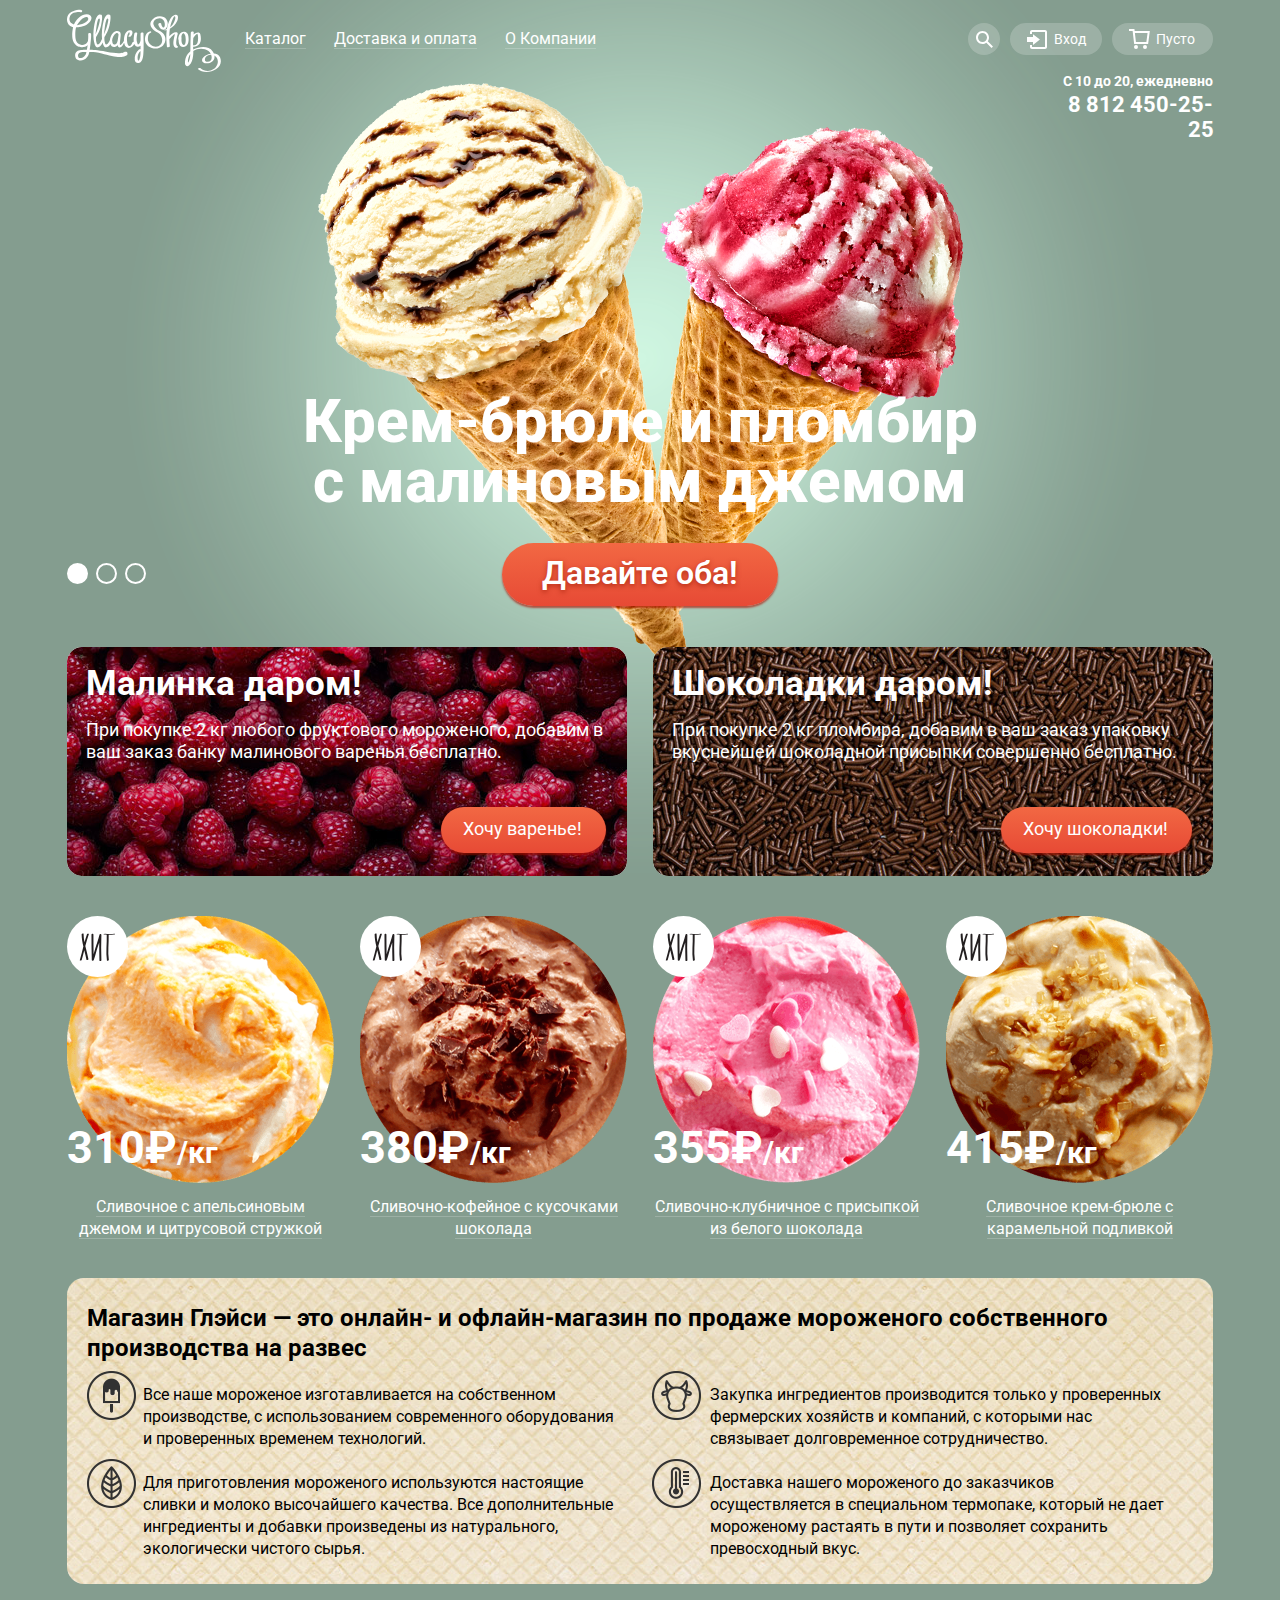
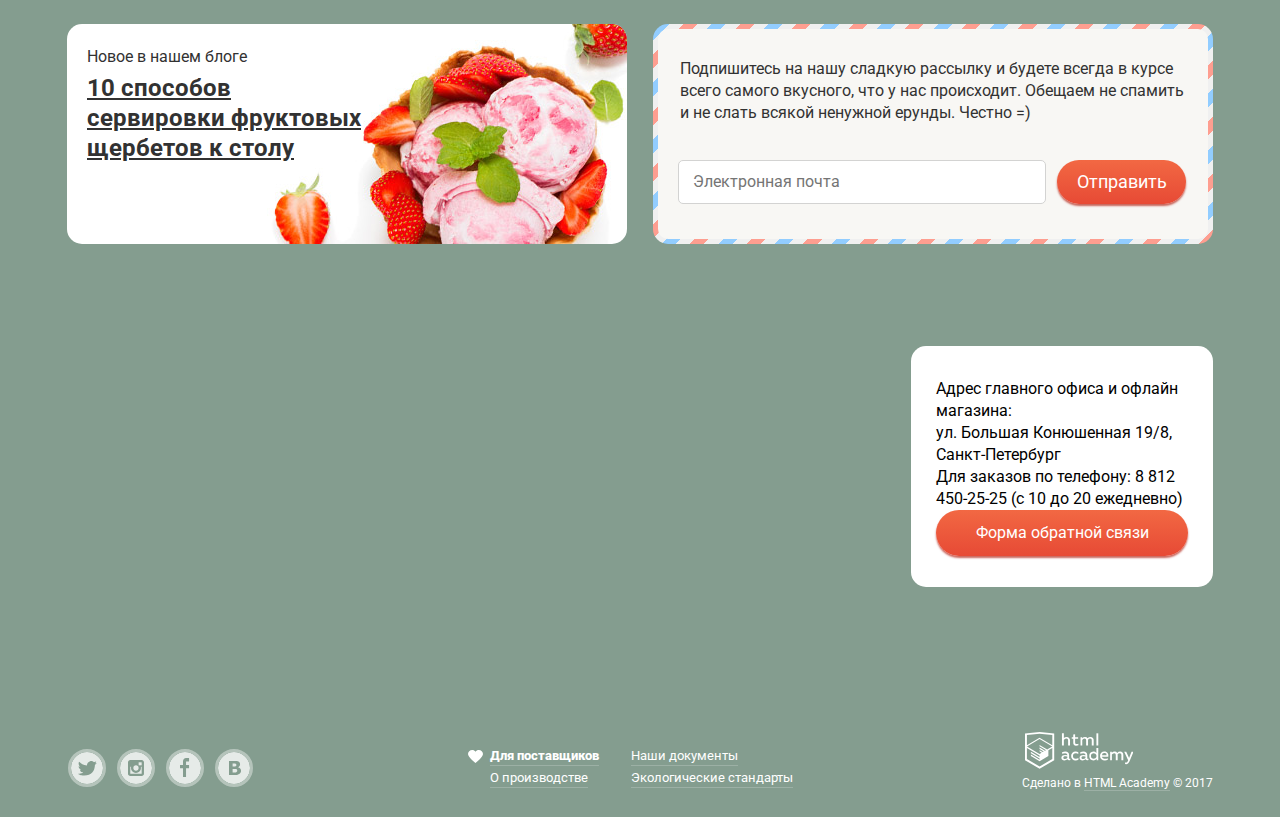
<file: index.html>
<!DOCTYPE html>
<html lang="ru">
   <head>
     <meta charset="utf-8">
     <title>HTML Academy: Седона</title>
     <link href="css/normalize.css" rel="stylesheet">
     <link href="css/style.css" rel="stylesheet">
     <link href="https://fonts.googleapis.com/css?family=Roboto:700,900,500&subset=latin,cyrillic" rel="stylesheet">
   </head>

   <body>
     <input class="totally-hidden" type="radio" id="product-1" name="toggle" checked>
     <input class="totally-hidden" type="radio" id="product-2" name="toggle">
     <input class="totally-hidden" type="radio" id="product-3" name="toggle">
     <div class="slider-wrapper">
       <div class="wrapper">
         <!-- BEGIN HEADER -->
         <header class="main-header">
           <div class="main-header-logo">
             <img src="img/Logo.svg" width="154" height="64" alt="Логотип магазина мороженого Глейси">
           </div>
           <nav class="main-menu"> 
             <ul class="main-menu-item">
               <li class="navigation-button-catalog"><a href="catalog.html"><span>Каталог</span></a></li>
               <li class="navigation-button-pay"><a href="#"><span>Доставка и оплата</span></a></li>
               <li class="navigation-button-about"><a href="#"><span>О Компании</span></a></li>
             </ul>
           </nav>
           <ul class="header-serch-login-cart-menu">
             <li class="main-menu-serch">
               <a href="#" class="button navigation-button-search">
                 <span class="visually-hidden">Поиск</span>
                 <svg version="1.1" xmlns="http://www.w3.org/2000/svg" xmlns:xlink="http://www.w3.org/1999/xlink" x="0px" y="0px" width="17px" height="17px" viewBox="0 0 17 17" enable-background="new 0 0 17 17" xml:space="preserve"><g id="Layer_2"><path fill="#FFFFFF" d="M16.958,15.527L11.75,10.32C12.533,9.247,13,7.93,13,6.5C13,2.91,10.09,0,6.5,0S0,2.91,0,6.5S2.91,13,6.5,13c1.438,0,2.763-0.473,3.839-1.263l5.205,5.204L16.958,15.527z M6.5,11C4.019,11,2,8.981,2,6.5S4.019,2,6.5,2S11,4.019,11,6.5S8.981,11,6.5,11z"/></g></svg>
               </a>
             </li>
               <li class="main-menu-login">
                 <a href="#" class="button navigation-button-login">
                   <svg version="1.1" id="Layer_1" xmlns="http://www.w3.org/2000/svg" xmlns:xlink="http://www.w3.org/1999/xlink" x="0px" y="0px" width="21px" height="19px" viewBox="0 0 21 19" enable-background="new 0 0 21 19" xml:space="preserve"><g><polygon fill="#FFFFFF" points="6,14.875 12.917,9.5 6,4.125 6,7.042 -0.042,7.042 -0.042,11.959 6,11.959"/><path fill="#FFFFFF" d="M18,0H5C3.9,0,3,0.9,3,2v2h2V2h13v15H5v-2H3v2c0,1.1,0.9,2,2,2h13c1.1,0,2-0.9,2-2V2C20,0.9,19.1,0,18,0z"/></g></svg> 
                   <span>Вход</span>
                 </a>
               </li>
               <li class="main-menu-cart">
                 <a href="#" class="button navigation-button-cart">
                   <svg version="1.1" id="Layer_1" xmlns="http://www.w3.org/2000/svg" xmlns:xlink="http://www.w3.org/1999/xlink" x="0px" y="0px" width="21px" height="20px" viewBox="0 0 21 20" enable-background="new 0 0 21 20" xml:space="preserve"><g><path fill="#FFFFFF" d="M5.657,2.031L5.422,0H0v2h3.64l1.5,13h13.988l1.699-12.969H5.657z M17.372,13H6.922L5.888,4.031h12.66L17.372,13z"/><circle fill="#FFFFFF" cx="6.984" cy="18" r="2"/><circle fill="#FFFFFF" cx="15.984" cy="18" r="2"/></g></svg>
                   <span>Пусто</span>
                 </a>
               </li>
             </ul>
           </nav>
         </header>
         <!-- END HEADER -->
         
         <!-- BEGIN MAIN -->
         <main class="index-main">
           <h1 class="visually-hidden">Глейси - лучший магазин мороженного!</h1>
           <section class="main-picture-slider-block">
             <div class="slider-controls">
               <label for="product-1">Первый</label>
               <label for="product-2">Второй</label>
               <label for="product-3">Третий</label>
             </div>
             <div class="contacts">
               <p>С 10 до 20, ежедневно</p>
               <a href="tel:8 812 450-25-25">8 812 450-25-25</a>
             </div>
             <ul class="slider-list">
               <li class="slider-item slide" id="slide1">
                 <!-- <img src="img/background-slider-12.png" alt="Фото морженного" class="product-image-1"> -->
                 <h3 class="slide-title">Крем-брюле и пломбир с малиновым джемом</h3>
                 <a class="button slide-button" href="#">Давайте оба!</a>
               </li>
               <li class="slider-item slide" id="slide2">
                 <!-- <img src="img/background-slider-22.png" alt="Фото морженного" class="product-image-2"> -->
                 <h3 class="slide-title">Шоколадный пломбир и лимонный сорбет</h3>
                 <a class="button slide-button" href="#">Давайте оба!</a>
               </li>
               <li class="slider-item slide" id="slide3">
                 <!-- <img src="img/background-slider-33.png" alt="Фото морженного" class="product-image-3"> -->
                 <h3 class="slide-title">Пломбир с помадкой и клубничный щербет</h3>
                 <a class="button slide-button" href="#">Давайте оба!</a>
               </li>
             </ul>
           </section>
           
           <div class="proposition-blocks">
             <div class="proposition-block-left">
               <h3>Малинка даром!</h3>
               <p>При покупке 2 кг любого фруктового мороженого, добавим в ваш заказ банку малинового варенья бесплатно.</p>
               <a href="#" class="button button-proposition">Хочу варенье!</a>
             </div>
             <div class="proposition-block-right">
               <h3>Шоколадки даром!</h3>
               <p>При покупке 2 кг пломбира, добавим в ваш заказ упаковку вкуснейшей шоколадной присыпки совершенно бесплатно.</p>
               <a href="#" class="button button-proposition">Хочу шоколадки!</a>
             </div>
           </div>
           
  
           <div class="hits-block-container">
             <div class="catalog-item hits-items">
               <img src="img/hit-picture-item1.png" width="267" height="267" alt="Фото товара">
               <p class="item-price">310₽<span>/кг</span></p>
               <a href="#" class="catalog-item-description"><span>Сливочное с апельсиновым джемом и цитрусовой стружкой</span></a>
               <button class="button button-hits-quick-view" type="button">Быстрый просмотр</button>
             </div>
             <div class="catalog-item hits-items">
               <img src="img/hit-picture-item2.png" class="" width="267" height="267" alt="Фото товара">
               <p class="item-price">380₽<span>/кг</span></p>
               <a href="#" class="catalog-item-description"><span>Сливочно-кофейное с кусочками шоколада</span></a>
               <button class="button button-hits-quick-view" type="button">Быстрый просмотр</button>
             </div>
             <div class="catalog-item hits-items">
               <img src="img/hit-picture-item3.png" class="" width="267" height="267" alt="Фото товара">
               <p class="item-price">355₽<span>/кг</span></p>
               <a href="#" class="catalog-item-description"><span>Сливочно-клубничное с присыпкой из белого шоколада</span></a>
               <button class="button button-hits-quick-view" type="button">Быстрый просмотр</button>
             </div>
             <div class="catalog-item hits-items">
               <img src="img/hit-picture-item4.png" class="" width="267" height="267" alt="Фото товара">
               <p class="item-price">415₽<span>/кг</span></p>
               <a href="#" class="catalog-item-description"><span>Сливочное крем-брюле с карамельной подливкой</span></a>
               <button class="button button-hits-quick-view" type="button">Быстрый просмотр</button>
             </div>
           </div>
  
  
           <div class="about-block">
             <h3>Магазин Глэйси — это онлайн- и офлайн-магазин по продаже мороженого собственного производства на развес</h3>
             <div class="about-block-1-2">
               <p class="about-item-1">Все наше мороженое изготавливается на собственном производстве, с использованием современного оборудования и проверенных временем технологий.</p>
               <p class="about-item-2">Закупка ингредиентов  производится только у проверенных фермерских хозяйств и компаний, с которыми нас связывает долговременное сотрудничество.</p>
             </div>
             <div class="about-block-3-4">
               <p class="about-item-3">Для приготовления мороженого используются настоящие сливки и молоко высочайшего качества. Все дополнительные ингредиенты и добавки произведены из натурального, экологически чистого сырья.</p>
               <p class="about-item-4">Доставка нашего мороженого до заказчиков осуществляется в специальном термопаке, который не дает мороженому растаять в пути и позволяет сохранить превосходный вкус.</p>
             </div> 
           </div>
           
  
           <div class="blog-subscription-container">
             <article class="blog-news-block">
               <h3>Новое в нашем блоге</h3>
               <a class="blog-news-title" href="#">10 способов сервировки фруктовых щербетов к столу</a>
             </article>
             <article class="subscription-block">
               <h3 class="visually-hidden">Подпишитесь на рассылку</h3>
               <p>Подпишитесь на нашу сладкую рассылку и будете всегда в курсе всего самого вкусного, что у нас происходит. Обещаем не спамить и не слать всякой ненужной ерунды. Честно =)</p>
               <form class="subscription-form" action="https://echo.htmlacademy.ru" method="post">
                 <input type="email" class="subscription-email" name="subscription-email" placeholder="Электронная почта" required>
                 <button class="button subscription-submit-button" type="submit" value="Отправить">Отправить</button>
               </form>
             </article>
           </div>
           
  
           <section class="maps">
             <h2 class="visually-hidden">Контакты</h2>
             <iframe src="https://yandex.ru/map-widget/v1/-/CCeEzHm6" width="1200" height="429" frameborder="0" allowfullscreen="true"></iframe>
             <div class="maps-contacts">
               <p class="">Адрес главного офиса и офлайн магазина:</p>
               <p>ул. Большая Конюшенная 19/8, Санкт-Петербург</p>
               <p>Для заказов по телефону: 8 812 450-25-25 (с 10 до 20 ежедневно)</p>
               <a href="#" class="button button-feedback-form">Форма обратной связи</a>
             </div>
           </section>
         </main>
         <!-- END MAIN -->
  
         <!-- BEGIN FOOTER -->
         <footer class="main-footer">
           <div class="social-block">
             <ul class="social-list">
               <li aria-label="Страница магазина в Твиттере">
                 <a class="social-button social-button-twitter" href="#">
                   <span class="visually-hidden">Твиттер</span>
                   <svg version="1.1" xmlns="http://www.w3.org/2000/svg" xmlns:xlink="http://www.w3.org/1999/xlink" x="0px" y="0px" width="38px" height="38px" viewBox="0 0 32 32" enable-background="new 0 0 32 32" xml:space="preserve"><g id="Layer_1"></g><g id="Layer_2"><path fill="#FFFFFF" d="M16,0C7.164,0,0,7.164,0,16c0,8.837,7.164,16,16,16c8.837,0,16-7.163,16-16C32,7.164,24.837,0,16,0z M23.944,12.809c-0.251,6.516-3.463,10.832-10.992,10.702c-0.14,0-0.205,0-0.233,0c-0.015,0-0.021,0-0.021,0c-0.029,0-0.094,0-0.232,0c-0.447,0-4.543-0.443-5.344-1.823c2.479,0.19,4.247-0.406,5.12-1.136c-1.048-0.289-2.923-0.461-3.251-2.848c0.384,0.104,0.618,0.221,1.299,0.113c-1.307-0.824-2.758-1.519-2.679-3.643c0.311,0.317,1.164,0.518,1.46,0.457c-0.768-0.233-2.149-3.244-0.974-4.781c1.984,1.79,4.075,3.482,7.804,3.643c0.227-2.214,1.24-3.699,3.168-4.325c1.84-0.479,3.255,0.26,3.901,1.138c0.737-0.224,1.453-0.466,2.193-0.685c-0.004,0.833-0.569,1.463-0.935,1.709c0.747,0.165,1.423-0.475,1.423-0.475C25.467,11.818,24.557,12.58,23.944,12.809z"/></g></svg>
                 </a>             
               </li>
               <li aria-label="Страница магазина в Инстаграме">
                 <a class="social-button social-button-instagram" href="#">
                   <span class="visually-hidden">Инстаграм</span>
                   <svg version="1.1" id="Layer_1" xmlns="http://www.w3.org/2000/svg" xmlns:xlink="http://www.w3.org/1999/xlink" x="0px" y="0px" width="38px" height="38px" viewBox="0 0 32 32" enable-background="new 0 0 32 32" xml:space="preserve"><g><path fill="#FFFFFF" d="M20.916,16c0,2.728-2.211,4.938-4.938,4.938S11.039,18.728,11.039,16c0-0.394,0.051-0.773,0.138-1.14h-0.897v6.838h11.396V14.86h-0.897C20.865,15.227,20.916,15.606,20.916,16z"/><path fill="#FFFFFF" d="M15.978,18.659c1.466,0,2.659-1.193,2.659-2.659s-1.193-2.659-2.659-2.659c-1.466,0-2.659,1.193-2.659,2.659S14.511,18.659,15.978,18.659z"/><rect x="18.637" y="10.302" fill="#FFFFFF" width="3.039" height="3.039"/><path fill="#FFFFFF" d="M16,0C7.164,0,0,7.164,0,16c0,8.837,7.164,16,16,16c8.837,0,16-7.163,16-16C32,7.164,24.837,0,16,0zM23.955,21.698c0,1.254-1.025,2.279-2.279,2.279H10.279C9.026,23.978,8,22.952,8,21.698V10.302c0-1.253,1.026-2.279,2.279-2.279h11.396c1.254,0,2.279,1.026,2.279,2.279V21.698z"/></g></svg>
                 </a>
               </li>
               <li aria-label="Страница магазина в Фейсбуке">
                 <a class="social-button social-button-facebook" href="#">
                   <span class="visually-hidden">Фейсбук</span>
                   <svg version="1.1" id="Layer_1" xmlns="http://www.w3.org/2000/svg" xmlns:xlink="http://www.w3.org/1999/xlink" x="0px" y="0px" width="38px" height="38px" viewBox="0 0 32 32" enable-background="new 0 0 32 32" xml:space="preserve"><path fill="#FFFFFF" d="M16,0C7.164,0,0,7.163,0,16s7.164,16,16,16c8.837,0,16-7.164,16-16S24.837,0,16,0z M20.062,9.455h-3.021v3.444h3.021v3.445h-3.021v8.61h-3.021v-8.61H11v-3.445h3.021V9.455c0-1.902,1.353-3.445,3.021-3.445h3.021V9.455z"/></svg>
                 </a>
               </li>
               <li aria-label="Страница магазина во Вконтакте">
                 <a class="social-button social-button-vkontakte" href="#">
                   <span class="visually-hidden">Вконтакте</span>
                   <svg version="1.1" id="Layer_1" xmlns="http://www.w3.org/2000/svg" xmlns:xlink="http://www.w3.org/1999/xlink" x="0px" y="0px" width="38px" height="38px" viewBox="0 0 32 32" enable-background="new 0 0 32 32" xml:space="preserve"><g><path fill="#FFFFFF" d="M16.637,14.495c0.402-0.019,0.719-0.082,0.951-0.188c0.326-0.145,0.54-0.33,0.641-0.559c0.101-0.229,0.15-0.496,0.15-0.797c0-0.232-0.058-0.465-0.174-0.697c-0.116-0.232-0.322-0.405-0.617-0.517c-0.264-0.1-0.592-0.155-0.984-0.165c-0.392-0.009-0.943-0.014-1.652-0.014h-0.339v2.965h0.565C15.749,14.523,16.235,14.514,16.637,14.495z"/><path fill="#FFFFFF" d="M18.118,17.084c-0.282-0.081-0.672-0.125-1.166-0.132c-0.494-0.006-1.012-0.009-1.55-0.009h-0.79v3.493h0.264c1.014,0,1.74-0.003,2.18-0.009c0.438-0.007,0.843-0.088,1.212-0.245c0.377-0.157,0.633-0.364,0.774-0.625s0.214-0.562,0.214-0.9c0-0.446-0.088-0.788-0.261-1.03C18.825,17.386,18.531,17.204,18.118,17.084z"/><path fill="#FFFFFF" d="M16,0C7.164,0,0,7.164,0,16c0,8.837,7.164,16,16,16c8.837,0,16-7.163,16-16C32,7.164,24.837,0,16,0zM22.602,20.531c-0.273,0.533-0.646,0.976-1.124,1.327c-0.552,0.415-1.161,0.71-1.823,0.886s-1.501,0.264-2.519,0.264h-6.121V8.987h5.443c1.13,0,1.957,0.038,2.48,0.113c0.524,0.076,1.045,0.242,1.561,0.5c0.533,0.27,0.929,0.632,1.189,1.087c0.26,0.455,0.392,0.975,0.392,1.558c0,0.678-0.179,1.278-0.536,1.795c-0.358,0.518-0.863,0.92-1.517,1.208v0.075c0.917,0.182,1.642,0.559,2.179,1.13c0.537,0.571,0.807,1.325,0.807,2.261C23.013,19.392,22.875,19.997,22.602,20.531z"/></g></svg>
                 </a>
               </li>
             </ul>
           </div>
           <div class="footer-about">
             <ul class="footer-about-items">
               <li class="for-suplier"><a class="for-suplier-link" href="#">Для поставщиков</a></li>
               <li><a class="documents" href="#">Наши документы</a></li>
               <li><a class="about" href="#">О производстве</a></li>
               <li><a class="eco-standarts" href="#">Экологические стандарты</a></li>
             </ul>
           </div>
           <div class="footer-copyright">
             <svg id="Layer_1" data-name="Layer 1" xmlns="http://www.w3.org/2000/svg" width="108" height="39" viewBox="0 0 113 39"><title>logo_name</title><path d="M401.93,351.51a2.07,2.07,0,0,0,.58-0.11v1.4a3.41,3.41,0,0,1-1.24.22,1.75,1.75,0,0,1-1.75-1,5.08,5.08,0,0,1-3.3,1.13c-1.59,0-3.06-.87-3.06-2.68,0-2.24,2.08-2.93,3.9-2.93a11.63,11.63,0,0,1,2.28.26v-0.31c0-1.09-.8-1.86-2.3-1.86a7.79,7.79,0,0,0-3.15.67v-1.79a10.72,10.72,0,0,1,3.35-.58c2.48,0,4,1.18,4,3.83v3.14A0.57,0.57,0,0,0,401.93,351.51Zm-6.76-1.19a1.42,1.42,0,0,0,1.64,1.29,3.56,3.56,0,0,0,2.53-1V349.1a10.21,10.21,0,0,0-1.9-.22C396.34,348.89,395.17,349.23,395.17,350.33Z" transform="translate(-355.09 -323.29)" fill="#fff"/><path d="M408.15,343.91a5.29,5.29,0,0,1,2.7.67v1.79a4.28,4.28,0,0,0-2.42-.73,2.89,2.89,0,1,0,0,5.76,5.26,5.26,0,0,0,2.55-.67v1.8a6.58,6.58,0,0,1-2.9.6,4.42,4.42,0,0,1-4.72-4.54A4.54,4.54,0,0,1,408.15,343.91Z" transform="translate(-355.09 -323.29)" fill="#fff"/><path d="M420.93,351.51a2.07,2.07,0,0,0,.58-0.11v1.4a3.41,3.41,0,0,1-1.24.22,1.75,1.75,0,0,1-1.75-1,5.08,5.08,0,0,1-3.3,1.13c-1.59,0-3.06-.87-3.06-2.68,0-2.24,2.08-2.93,3.9-2.93a11.63,11.63,0,0,1,2.28.26v-0.31c0-1.09-.8-1.86-2.3-1.86a7.79,7.79,0,0,0-3.15.67v-1.79a10.72,10.72,0,0,1,3.35-.58c2.48,0,4,1.18,4,3.83v3.14A0.57,0.57,0,0,0,420.93,351.51Zm-6.76-1.19a1.42,1.42,0,0,0,1.64,1.29,3.56,3.56,0,0,0,2.53-1V349.1a10.21,10.21,0,0,0-1.9-.22C415.33,348.89,414.17,349.23,414.17,350.33Z" transform="translate(-355.09 -323.29)" fill="#fff"/><path d="M431.76,340.14V352.9H430v-1.39a4.07,4.07,0,0,1-3.35,1.62,4.62,4.62,0,0,1,0-9.22,4,4,0,0,1,3.15,1.37v-5.14h2ZM427,345.62a2.9,2.9,0,0,0,0,5.8,3,3,0,0,0,2.79-1.84v-2.13A3.06,3.06,0,0,0,427,345.62Z" transform="translate(-355.09 -323.29)" fill="#fff"/><path d="M438.08,343.91c3.48,0,4.68,2.81,4.12,5.34h-6.58c0.22,1.57,1.75,2.22,3.35,2.22a6.41,6.41,0,0,0,2.77-.62v1.68a7.5,7.5,0,0,1-3.14.6c-2.68,0-5-1.53-5-4.61A4.39,4.39,0,0,1,438.08,343.91Zm0.09,1.62a2.39,2.39,0,0,0-2.57,2.26h4.85A2.06,2.06,0,0,0,438.17,345.53Z" transform="translate(-355.09 -323.29)" fill="#fff"/><path d="M444.19,352.9v-8.75h1.73v1.09a4,4,0,0,1,2.92-1.33,3,3,0,0,1,2.73,1.4,4.33,4.33,0,0,1,3.06-1.4,3.21,3.21,0,0,1,3.32,3.52v5.47h-2v-5.41a1.67,1.67,0,0,0-1.73-1.84,2.94,2.94,0,0,0-2.17,1.18c0,0.2,0,.4,0,0.6v5.47h-2v-5.41a1.67,1.67,0,0,0-1.73-1.84,3.11,3.11,0,0,0-2.32,1.35v5.91h-2Z" transform="translate(-355.09 -323.29)" fill="#fff"/><path d="M466.56,344.15h2l-4.1,9.93c-0.95,2.28-2.19,3-3.52,3a5,5,0,0,1-1.15-.15v-1.66a3,3,0,0,0,.89.13c0.95,0,1.66-.67,2.17-2l0.18-.44-4.16-8.82H461l3,6.6Z" transform="translate(-355.09 -323.29)" fill="#fff"/><path d="M395.75,324.82v5a4,4,0,0,1,2.83-1.2,3.41,3.41,0,0,1,3.61,3.57v5.41h-2v-5.16a1.9,1.9,0,0,0-2-2.1,3.08,3.08,0,0,0-2.44,1.46v5.8h-2V324.82h2Z" transform="translate(-355.09 -323.29)" fill="#fff"/><path d="M407.52,325.71v3.12h3.17v1.71h-3.17v4c0,1.15.53,1.53,1.66,1.53a4.71,4.71,0,0,0,1.77-.35v1.68a7.14,7.14,0,0,1-2.35.38,2.68,2.68,0,0,1-3-2.88v-4.38H404v-1.71h1.57v-2.64Z" transform="translate(-355.09 -323.29)" fill="#fff"/><path d="M413.19,337.58v-8.75h1.73v1.09a4,4,0,0,1,2.92-1.33,3,3,0,0,1,2.73,1.4,4.33,4.33,0,0,1,3.06-1.4,3.21,3.21,0,0,1,3.32,3.52v5.47h-2v-5.41a1.67,1.67,0,0,0-1.73-1.84,2.94,2.94,0,0,0-2.17,1.18c0,0.2,0,.4,0,0.6v5.47h-2v-5.41a1.67,1.67,0,0,0-1.73-1.84,3.11,3.11,0,0,0-2.32,1.35v5.91h-2Z" transform="translate(-355.09 -323.29)" fill="#fff"/><rect x="74.72" y="1.52" width="1.95" height="12.76" fill="#fff"/><path d="M370.53,323.31l-0.16,0-15.28,1.6v28L370.37,362l15.28-9.09v-28Zm13.12,28.45-13.28,7.9-13.28-7.9V340.28l13.22,7.87,0,1.43-9.07-5.4v1.38l9.11,5.47,0,1.46-9.1-5.42v1.38l9.11,5.47h0l9.19-5.5v-1.39h0v-4.52l4.1-2.45v11.67Zm0-13.16L380,340.74h0l-1.68,1-8-4.76v1.38l6.84,4.07-0.06,0-0.15.09-1,.57-5.64-3.36v1.38l4.45,2.65-1.05.7,0,0-3.36-2v1.38l2.21,1.3-2.25,1.35-13.16-7.82,13.17-7.92h0Zm0-1.39-13.35-7.87h0l-13.2,7.86v-10.5l13.28-1.39,13.28,1.39v10.51Z" transform="translate(-355.09 -323.29)" fill="#fff"/></svg>
             <p>Сделано в <a class="footer-copyright-link" href="https://htmlacademy.ru/">HTML Academy</a> © 2017</p>
           </div>
         </footer>
       </div>
     </div>
   </body>
</html>
</file>
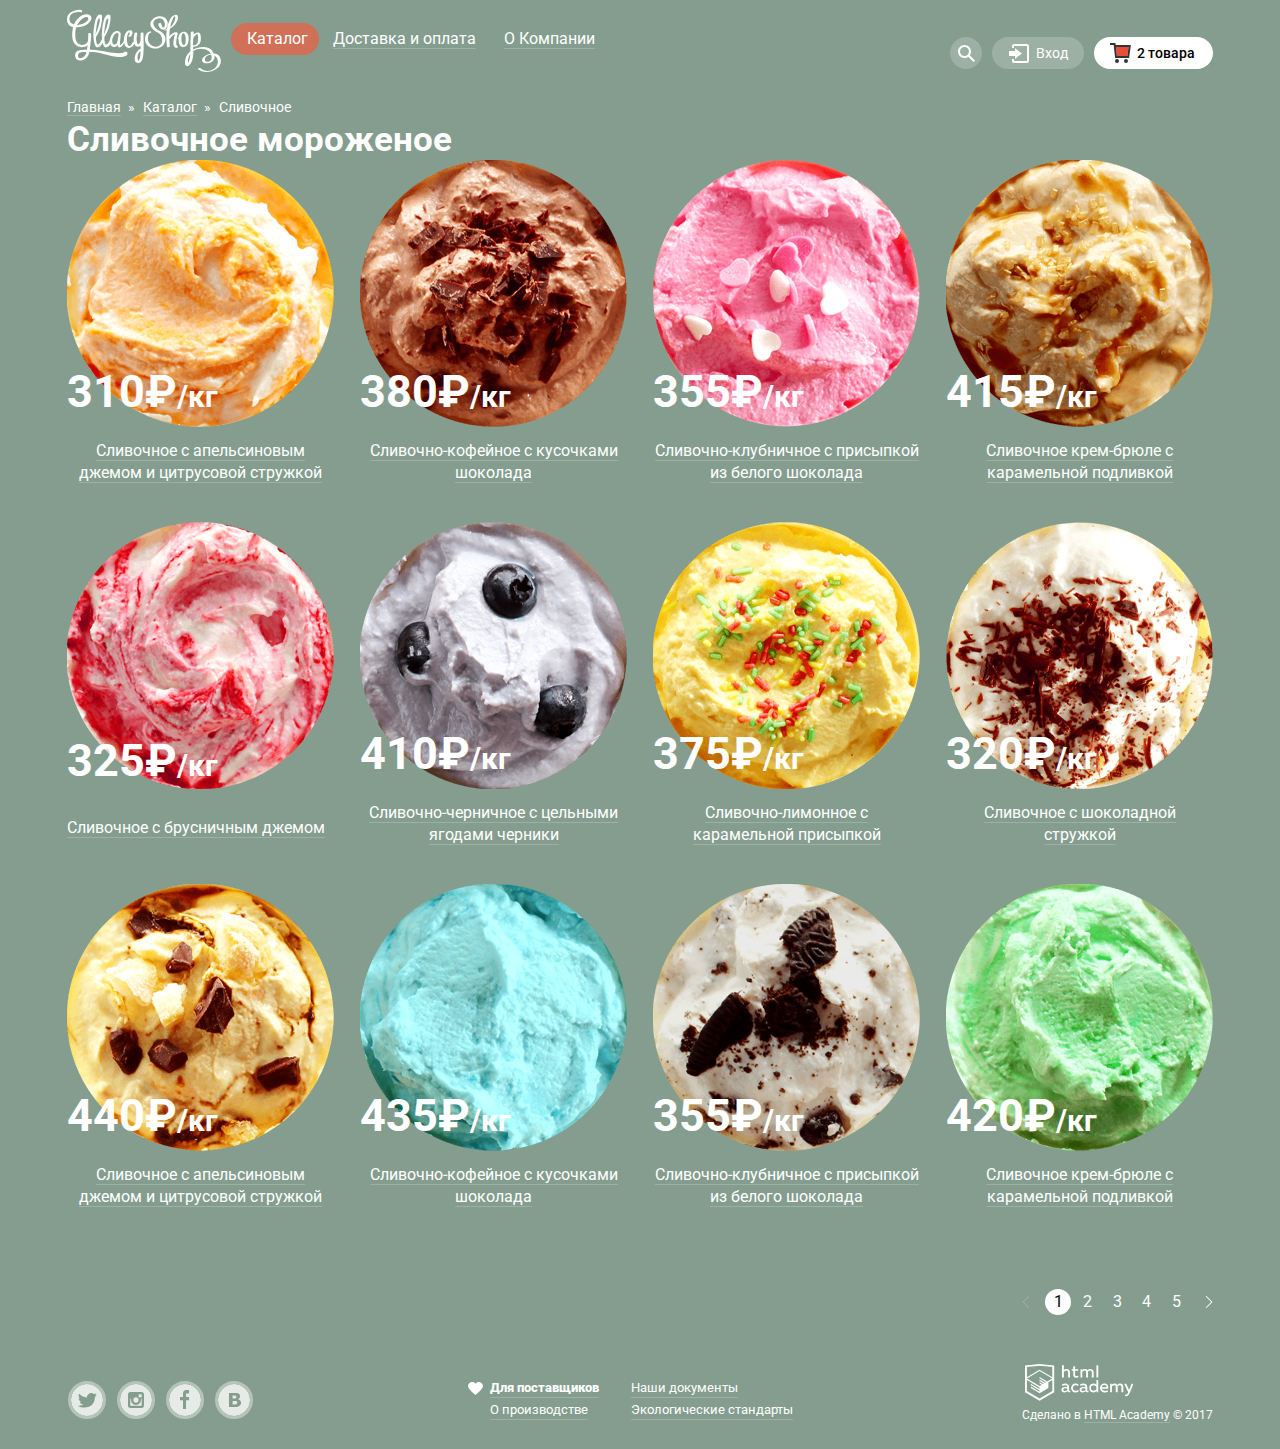
<file: catalog.html>
<!DOCTYPE html>
<html lang="ru">
   <head>
     <meta charset="utf-8">
     <title>HTML Academy: Седона</title>
     <link href="css/normalize.css" rel="stylesheet">
     <link href="css/style.css" rel="stylesheet">
     <link href="https://fonts.googleapis.com/css?family=Roboto:700,900,500&subset=latin,cyrillic" rel="stylesheet">
   </head>
   <body>
     <div class="wrapper">
       <!-- BEGIN HEADER -->
       <header class="main-header catalog-header">
         <div class="main-header-logo">
           <a href="index.html"><img src="img/Logo.svg" width="154" height="64" alt="Логотип магазина мороженого Глейси"></a>
         </div>
         <nav class="main-menu"> 
           <ul class="main-menu-item">
             <li class="navigation-button-catalog current-page"><span>Каталог</span></li>
             <li class="navigation-button-pay"><a href="#"><span>Доставка и оплата</span></a></li>
             <li class="navigation-button-about"><a href="#"><span>О Компании</span></a></li>
           </ul>
           <ul class="header-serch-login-cart-menu">
             <li class="main-menu-serch">
               <a href="#" class="button navigation-button-search">
                 <span class="visually-hidden">Поиск</span>
                 <svg version="1.1" xmlns="http://www.w3.org/2000/svg" xmlns:xlink="http://www.w3.org/1999/xlink" x="0px" y="0px" width="17px" height="17px" viewBox="0 0 17 17" enable-background="new 0 0 17 17" xml:space="preserve"><g id="Layer_2"><path fill="#FFFFFF" d="M16.958,15.527L11.75,10.32C12.533,9.247,13,7.93,13,6.5C13,2.91,10.09,0,6.5,0S0,2.91,0,6.5S2.91,13,6.5,13c1.438,0,2.763-0.473,3.839-1.263l5.205,5.204L16.958,15.527z M6.5,11C4.019,11,2,8.981,2,6.5S4.019,2,6.5,2S11,4.019,11,6.5S8.981,11,6.5,11z"/></g></svg>
               </a>
             </li>
             <li class="main-menu-login">
               <a href="#" class="button navigation-button-login">
                 <svg version="1.1" id="Layer_1" xmlns="http://www.w3.org/2000/svg" xmlns:xlink="http://www.w3.org/1999/xlink" x="0px" y="0px" width="21px" height="19px" viewBox="0 0 21 19" enable-background="new 0 0 21 19" xml:space="preserve"><g><polygon fill="#FFFFFF" points="6,14.875 12.917,9.5 6,4.125 6,7.042 -0.042,7.042 -0.042,11.959 6,11.959"/><path fill="#FFFFFF" d="M18,0H5C3.9,0,3,0.9,3,2v2h2V2h13v15H5v-2H3v2c0,1.1,0.9,2,2,2h13c1.1,0,2-0.9,2-2V2C20,0.9,19.1,0,18,0z"/></g></svg> 
                 <span>Вход</span>
               </a>
             </li>
             <li class="main-menu-cart cart-catalog">
               <a href="#" class="button navigation-button-cart button-cart-with-item">
                 <svg version="1.1" id="Layer_1" xmlns="http://www.w3.org/2000/svg" xmlns:xlink="http://www.w3.org/1999/xlink" x="0px" y="0px" width="21px" height="20px" viewBox="0 0 21 20" enable-background="new 0 0 21 20" xml:space="preserve"><polygon fill="#E84D37" points="5.888,4.031 6.922,13 17.372,13 18.548,4.031 "/><circle fill="#343434" cx="6.984" cy="18" r="2"/><circle fill="#343434" cx="15.984" cy="18" r="2"/><path fill="#343434" d="M5.657,2.031L5.422,0H0v2h3.64l1.5,13h13.988l1.699-12.969H5.657z M17.372,13H6.922L5.888,4.031h12.66L17.372,13z"/></svg>
                 <span>2 товара</span>
               </a>
             </li>
           </ul>
         </nav>
       </header>
       <!-- END HEADER -->
  
       <!-- BEGIN MAIN -->
       <main class="catalog-main">
         <ul class="catalog-breadcrumbs">
           <li><a href="index.html"><span>Главная</span>»</a></li>
           <li><a href="catalog.html"><span>Каталог</span>»</a></li>
           <li><a >Сливочное</a></li>
         </ul>
       
         <h1>Сливочное мороженое</h1>
         <section class="catalog-filter-block">

         </section>

         <section class="catalog-items-container">
           <div class="catalog-items-list">
             <div class="catalog-item">
               <img src="img/hit-picture-item1.png" width="267" height="267" alt="Фото товара">
               <p class="item-price">310₽<span>/кг</span></p>
               <a href="#" class="catalog-item-description"><span>Сливочное с апельсиновым джемом и цитрусовой стружкой</span></a>
               <button class="button button-hits-quick-view" type="button">Быстрый просмотр</button>
             </div>
             <div class="catalog-item">
               <img src="img/hit-picture-item2.png" class="" width="267" height="267" alt="Фото товара">
               <p class="item-price">380₽<span>/кг</span></p>
               <a href="#" class="catalog-item-description"><span>Сливочно-кофейное с кусочками шоколада</span></a>
               <button class="button button-hits-quick-view" type="button">Быстрый просмотр</button>
             </div>
             <div class="catalog-item">
               <img src="img/hit-picture-item3.png" class="" width="267" height="267" alt="Фото товара">
               <p class="item-price">355₽<span>/кг</span></p>
               <a href="#" class="catalog-item-description"><span>Сливочно-клубничное с присыпкой из белого шоколада</span></a>
               <button class="button button-hits-quick-view" type="button">Быстрый просмотр</button>
             </div>
             <div class="catalog-item">
               <img src="img/hit-picture-item4.png" class="" width="267" height="267" alt="Фото товара">
               <p class="item-price">415₽<span>/кг</span></p>
               <a href="#" class="catalog-item-description"><span>Сливочное крем-брюле с карамельной подливкой</span></a>
               <button class="button button-hits-quick-view" type="button">Быстрый просмотр</button>
             </div>

             <div class="catalog-item">
               <img src="img/catalog-item-picture5.png" width="267" height="267" alt="Фото товара">
               <p class="item-price">325₽<span>/кг</span></p>
               <a href="#" class="catalog-item-description"><span>Сливочное с брусничным джемом</span></a>
               <button class="button button-hits-quick-view" type="button">Быстрый просмотр</button>
             </div>
             <div class="catalog-item">
               <img src="img/catalog-item-picture6.png" class="" width="267" height="267" alt="Фото товара">
               <p class="item-price">410₽<span>/кг</span></p>
               <a href="#" class="catalog-item-description"><span>Сливочно-черничное с цельными ягодами черники</span></a>
               <button class="button button-hits-quick-view" type="button">Быстрый просмотр</button>
             </div>
             <div class="catalog-item">
               <img src="img/catalog-item-picture7.png" class="" width="267" height="267" alt="Фото товара">
               <p class="item-price">375₽<span>/кг</span></p>
               <a href="#" class="catalog-item-description"><span>Сливочно-лимонное с карамельной присыпкой</span></a>
               <button class="button button-hits-quick-view" type="button">Быстрый просмотр</button>
             </div>
             <div class="catalog-item">
               <img src="img/catalog-item-picture8.png" class="" width="267" height="267" alt="Фото товара">
               <p class="item-price">320₽<span>/кг</span></p>
               <a href="#" class="catalog-item-description"><span>Сливочное с шоколадной стружкой</span></a>
               <button class="button button-hits-quick-view" type="button">Быстрый просмотр</button>
             </div>
    
             <div class="catalog-item">
               <img src="img/catalog-item-picture9.png" width="267" height="267" alt="Фото товара">
               <p class="item-price">440₽<span>/кг</span></p>
              <a href="#" class="catalog-item-description"><span>Сливочное с апельсиновым джемом и цитрусовой стружкой</span></a>
               <button class="button button-hits-quick-view" type="button">Быстрый просмотр</button>
             </div>
             <div class="catalog-item">
               <img src="img/catalog-item-picture10.png" class="" width="267" height="267" alt="Фото товара">
               <p class="item-price">435₽<span>/кг</span></p>
               <a href="#" class="catalog-item-description"><span>Сливочно-кофейное с кусочками шоколада</span></a>
               <button class="button button-hits-quick-view" type="button">Быстрый просмотр</button>
             </div>
             <div class="catalog-item">
               <img src="img/catalog-item-picture11.png" class="" width="267" height="267" alt="Фото товара">
               <p class="item-price">355₽<span>/кг</span></p>
               <a href="#" class="catalog-item-description"><span>Сливочно-клубничное с присыпкой из белого шоколада</span></a>
              <button class="button button-hits-quick-view" type="button">Быстрый просмотр</button>
             </div>
             <div class="catalog-item">
               <img src="img/catalog-item-picture12.png" class="" width="267" height="267" alt="Фото товара">
               <p class="item-price">420₽<span>/кг</span></p>
               <a href="#" class="catalog-item-description"><span>Сливочное крем-брюле с карамельной подливкой</span></a>
               <button class="button button-hits-quick-view" type="button">Быстрый просмотр</button>
             </div>
           </div> 
       
           <ul class="catalog-items-pagination">
             <li class="pagination-back">
               <a class="button pagination-back-link"><span class="visually-hidden">Назад</span></a>
             </li>
             
             <li class="pagination-page-current">
               <a href="" class="button pagination-page-link-current">1</a>
             </li>
             <li class="pagination-page">
               <a href="" class="button pagination-page-link">2</a>
             </li>
             <li class="pagination-page">
               <a href="" class="button pagination-page-link">3</a>
             </li>
             <li class="pagination-page">
               <a href="" class="button pagination-page-link">4</a>
             </li>
             <li class="pagination-page">
               <a href="" class="button pagination-page-link">5</a>
             </li>
             
             <li class="pagination-forward">
                <a href="" class="button pagination-forward-link"><span class="visually-hidden">Вперед</span></a>
             </li>
           </ul> 
         </section>
       </main>
       <!-- END MAIN -->

       <!-- BEGIN FOOTER -->
       <footer class="main-footer">
         <div class="social-block">
           <ul class="social-list">
             <li aria-label="Страница магазина в Твиттере">
               <a class="social-button social-button-twitter" href="#">
                 <span class="visually-hidden">Твиттер</span>
                 <svg version="1.1" xmlns="http://www.w3.org/2000/svg" xmlns:xlink="http://www.w3.org/1999/xlink" x="0px" y="0px" width="38px" height="38px" viewBox="0 0 32 32" enable-background="new 0 0 32 32" xml:space="preserve"><g id="Layer_1"></g><g id="Layer_2"><path fill="#FFFFFF" d="M16,0C7.164,0,0,7.164,0,16c0,8.837,7.164,16,16,16c8.837,0,16-7.163,16-16C32,7.164,24.837,0,16,0z M23.944,12.809c-0.251,6.516-3.463,10.832-10.992,10.702c-0.14,0-0.205,0-0.233,0c-0.015,0-0.021,0-0.021,0c-0.029,0-0.094,0-0.232,0c-0.447,0-4.543-0.443-5.344-1.823c2.479,0.19,4.247-0.406,5.12-1.136c-1.048-0.289-2.923-0.461-3.251-2.848c0.384,0.104,0.618,0.221,1.299,0.113c-1.307-0.824-2.758-1.519-2.679-3.643c0.311,0.317,1.164,0.518,1.46,0.457c-0.768-0.233-2.149-3.244-0.974-4.781c1.984,1.79,4.075,3.482,7.804,3.643c0.227-2.214,1.24-3.699,3.168-4.325c1.84-0.479,3.255,0.26,3.901,1.138c0.737-0.224,1.453-0.466,2.193-0.685c-0.004,0.833-0.569,1.463-0.935,1.709c0.747,0.165,1.423-0.475,1.423-0.475C25.467,11.818,24.557,12.58,23.944,12.809z"/></g></svg>
               </a>             
             </li>
             <li aria-label="Страница магазина в Инстаграме">
               <a class="social-button social-button-instagram" href="#">
                 <span class="visually-hidden">Инстаграм</span>
                 <svg version="1.1" id="Layer_1" xmlns="http://www.w3.org/2000/svg" xmlns:xlink="http://www.w3.org/1999/xlink" x="0px" y="0px" width="38px" height="38px" viewBox="0 0 32 32" enable-background="new 0 0 32 32" xml:space="preserve"><g><path fill="#FFFFFF" d="M20.916,16c0,2.728-2.211,4.938-4.938,4.938S11.039,18.728,11.039,16c0-0.394,0.051-0.773,0.138-1.14h-0.897v6.838h11.396V14.86h-0.897C20.865,15.227,20.916,15.606,20.916,16z"/><path fill="#FFFFFF" d="M15.978,18.659c1.466,0,2.659-1.193,2.659-2.659s-1.193-2.659-2.659-2.659c-1.466,0-2.659,1.193-2.659,2.659S14.511,18.659,15.978,18.659z"/><rect x="18.637" y="10.302" fill="#FFFFFF" width="3.039" height="3.039"/><path fill="#FFFFFF" d="M16,0C7.164,0,0,7.164,0,16c0,8.837,7.164,16,16,16c8.837,0,16-7.163,16-16C32,7.164,24.837,0,16,0zM23.955,21.698c0,1.254-1.025,2.279-2.279,2.279H10.279C9.026,23.978,8,22.952,8,21.698V10.302c0-1.253,1.026-2.279,2.279-2.279h11.396c1.254,0,2.279,1.026,2.279,2.279V21.698z"/></g></svg>
               </a>
             </li>
             <li aria-label="Страница магазина в Фейсбуке">
               <a class="social-button social-button-facebook" href="#">
                 <span class="visually-hidden">Фейсбук</span>
                 <svg version="1.1" id="Layer_1" xmlns="http://www.w3.org/2000/svg" xmlns:xlink="http://www.w3.org/1999/xlink" x="0px" y="0px" width="38px" height="38px" viewBox="0 0 32 32" enable-background="new 0 0 32 32" xml:space="preserve"><path fill="#FFFFFF" d="M16,0C7.164,0,0,7.163,0,16s7.164,16,16,16c8.837,0,16-7.164,16-16S24.837,0,16,0z M20.062,9.455h-3.021v3.444h3.021v3.445h-3.021v8.61h-3.021v-8.61H11v-3.445h3.021V9.455c0-1.902,1.353-3.445,3.021-3.445h3.021V9.455z"/></svg>
               </a>
             </li>
             <li aria-label="Страница магазина во Вконтакте">
               <a class="social-button social-button-vkontakte" href="#">
                 <span class="visually-hidden">Вконтакте</span>
                 <svg version="1.1" id="Layer_1" xmlns="http://www.w3.org/2000/svg" xmlns:xlink="http://www.w3.org/1999/xlink" x="0px" y="0px" width="38px" height="38px" viewBox="0 0 32 32" enable-background="new 0 0 32 32" xml:space="preserve"><g><path fill="#FFFFFF" d="M16.637,14.495c0.402-0.019,0.719-0.082,0.951-0.188c0.326-0.145,0.54-0.33,0.641-0.559c0.101-0.229,0.15-0.496,0.15-0.797c0-0.232-0.058-0.465-0.174-0.697c-0.116-0.232-0.322-0.405-0.617-0.517c-0.264-0.1-0.592-0.155-0.984-0.165c-0.392-0.009-0.943-0.014-1.652-0.014h-0.339v2.965h0.565C15.749,14.523,16.235,14.514,16.637,14.495z"/><path fill="#FFFFFF" d="M18.118,17.084c-0.282-0.081-0.672-0.125-1.166-0.132c-0.494-0.006-1.012-0.009-1.55-0.009h-0.79v3.493h0.264c1.014,0,1.74-0.003,2.18-0.009c0.438-0.007,0.843-0.088,1.212-0.245c0.377-0.157,0.633-0.364,0.774-0.625s0.214-0.562,0.214-0.9c0-0.446-0.088-0.788-0.261-1.03C18.825,17.386,18.531,17.204,18.118,17.084z"/><path fill="#FFFFFF" d="M16,0C7.164,0,0,7.164,0,16c0,8.837,7.164,16,16,16c8.837,0,16-7.163,16-16C32,7.164,24.837,0,16,0zM22.602,20.531c-0.273,0.533-0.646,0.976-1.124,1.327c-0.552,0.415-1.161,0.71-1.823,0.886s-1.501,0.264-2.519,0.264h-6.121V8.987h5.443c1.13,0,1.957,0.038,2.48,0.113c0.524,0.076,1.045,0.242,1.561,0.5c0.533,0.27,0.929,0.632,1.189,1.087c0.26,0.455,0.392,0.975,0.392,1.558c0,0.678-0.179,1.278-0.536,1.795c-0.358,0.518-0.863,0.92-1.517,1.208v0.075c0.917,0.182,1.642,0.559,2.179,1.13c0.537,0.571,0.807,1.325,0.807,2.261C23.013,19.392,22.875,19.997,22.602,20.531z"/></g></svg>
               </a>
             </li>
           </ul>
         </div>
         <div class="footer-about">
           <ul class="footer-about-items">
             <li class="for-suplier"><a class="for-suplier-link" href="#">Для поставщиков</a></li>
             <li><a class="documents" href="#">Наши документы</a></li>
             <li><a class="about" href="#">О производстве</a></li>
             <li><a class="eco-standarts" href="#">Экологические стандарты</a></li>
           </ul>
         </div>
         <div class="footer-copyright">
           <svg id="Layer_1" data-name="Layer 1" xmlns="http://www.w3.org/2000/svg" width="108" height="39" viewBox="0 0 113 39"><title>logo_name</title><path d="M401.93,351.51a2.07,2.07,0,0,0,.58-0.11v1.4a3.41,3.41,0,0,1-1.24.22,1.75,1.75,0,0,1-1.75-1,5.08,5.08,0,0,1-3.3,1.13c-1.59,0-3.06-.87-3.06-2.68,0-2.24,2.08-2.93,3.9-2.93a11.63,11.63,0,0,1,2.28.26v-0.31c0-1.09-.8-1.86-2.3-1.86a7.79,7.79,0,0,0-3.15.67v-1.79a10.72,10.72,0,0,1,3.35-.58c2.48,0,4,1.18,4,3.83v3.14A0.57,0.57,0,0,0,401.93,351.51Zm-6.76-1.19a1.42,1.42,0,0,0,1.64,1.29,3.56,3.56,0,0,0,2.53-1V349.1a10.21,10.21,0,0,0-1.9-.22C396.34,348.89,395.17,349.23,395.17,350.33Z" transform="translate(-355.09 -323.29)" fill="#fff"/><path d="M408.15,343.91a5.29,5.29,0,0,1,2.7.67v1.79a4.28,4.28,0,0,0-2.42-.73,2.89,2.89,0,1,0,0,5.76,5.26,5.26,0,0,0,2.55-.67v1.8a6.58,6.58,0,0,1-2.9.6,4.42,4.42,0,0,1-4.72-4.54A4.54,4.54,0,0,1,408.15,343.91Z" transform="translate(-355.09 -323.29)" fill="#fff"/><path d="M420.93,351.51a2.07,2.07,0,0,0,.58-0.11v1.4a3.41,3.41,0,0,1-1.24.22,1.75,1.75,0,0,1-1.75-1,5.08,5.08,0,0,1-3.3,1.13c-1.59,0-3.06-.87-3.06-2.68,0-2.24,2.08-2.93,3.9-2.93a11.63,11.63,0,0,1,2.28.26v-0.31c0-1.09-.8-1.86-2.3-1.86a7.79,7.79,0,0,0-3.15.67v-1.79a10.72,10.72,0,0,1,3.35-.58c2.48,0,4,1.18,4,3.83v3.14A0.57,0.57,0,0,0,420.93,351.51Zm-6.76-1.19a1.42,1.42,0,0,0,1.64,1.29,3.56,3.56,0,0,0,2.53-1V349.1a10.21,10.21,0,0,0-1.9-.22C415.33,348.89,414.17,349.23,414.17,350.33Z" transform="translate(-355.09 -323.29)" fill="#fff"/><path d="M431.76,340.14V352.9H430v-1.39a4.07,4.07,0,0,1-3.35,1.62,4.62,4.62,0,0,1,0-9.22,4,4,0,0,1,3.15,1.37v-5.14h2ZM427,345.62a2.9,2.9,0,0,0,0,5.8,3,3,0,0,0,2.79-1.84v-2.13A3.06,3.06,0,0,0,427,345.62Z" transform="translate(-355.09 -323.29)" fill="#fff"/><path d="M438.08,343.91c3.48,0,4.68,2.81,4.12,5.34h-6.58c0.22,1.57,1.75,2.22,3.35,2.22a6.41,6.41,0,0,0,2.77-.62v1.68a7.5,7.5,0,0,1-3.14.6c-2.68,0-5-1.53-5-4.61A4.39,4.39,0,0,1,438.08,343.91Zm0.09,1.62a2.39,2.39,0,0,0-2.57,2.26h4.85A2.06,2.06,0,0,0,438.17,345.53Z" transform="translate(-355.09 -323.29)" fill="#fff"/><path d="M444.19,352.9v-8.75h1.73v1.09a4,4,0,0,1,2.92-1.33,3,3,0,0,1,2.73,1.4,4.33,4.33,0,0,1,3.06-1.4,3.21,3.21,0,0,1,3.32,3.52v5.47h-2v-5.41a1.67,1.67,0,0,0-1.73-1.84,2.94,2.94,0,0,0-2.17,1.18c0,0.2,0,.4,0,0.6v5.47h-2v-5.41a1.67,1.67,0,0,0-1.73-1.84,3.11,3.11,0,0,0-2.32,1.35v5.91h-2Z" transform="translate(-355.09 -323.29)" fill="#fff"/><path d="M466.56,344.15h2l-4.1,9.93c-0.95,2.28-2.19,3-3.52,3a5,5,0,0,1-1.15-.15v-1.66a3,3,0,0,0,.89.13c0.95,0,1.66-.67,2.17-2l0.18-.44-4.16-8.82H461l3,6.6Z" transform="translate(-355.09 -323.29)" fill="#fff"/><path d="M395.75,324.82v5a4,4,0,0,1,2.83-1.2,3.41,3.41,0,0,1,3.61,3.57v5.41h-2v-5.16a1.9,1.9,0,0,0-2-2.1,3.08,3.08,0,0,0-2.44,1.46v5.8h-2V324.82h2Z" transform="translate(-355.09 -323.29)" fill="#fff"/><path d="M407.52,325.71v3.12h3.17v1.71h-3.17v4c0,1.15.53,1.53,1.66,1.53a4.71,4.71,0,0,0,1.77-.35v1.68a7.14,7.14,0,0,1-2.35.38,2.68,2.68,0,0,1-3-2.88v-4.38H404v-1.71h1.57v-2.64Z" transform="translate(-355.09 -323.29)" fill="#fff"/><path d="M413.19,337.58v-8.75h1.73v1.09a4,4,0,0,1,2.92-1.33,3,3,0,0,1,2.73,1.4,4.33,4.33,0,0,1,3.06-1.4,3.21,3.21,0,0,1,3.32,3.52v5.47h-2v-5.41a1.67,1.67,0,0,0-1.73-1.84,2.94,2.94,0,0,0-2.17,1.18c0,0.2,0,.4,0,0.6v5.47h-2v-5.41a1.67,1.67,0,0,0-1.73-1.84,3.11,3.11,0,0,0-2.32,1.35v5.91h-2Z" transform="translate(-355.09 -323.29)" fill="#fff"/><rect x="74.72" y="1.52" width="1.95" height="12.76" fill="#fff"/><path d="M370.53,323.31l-0.16,0-15.28,1.6v28L370.37,362l15.28-9.09v-28Zm13.12,28.45-13.28,7.9-13.28-7.9V340.28l13.22,7.87,0,1.43-9.07-5.4v1.38l9.11,5.47,0,1.46-9.1-5.42v1.38l9.11,5.47h0l9.19-5.5v-1.39h0v-4.52l4.1-2.45v11.67Zm0-13.16L380,340.74h0l-1.68,1-8-4.76v1.38l6.84,4.07-0.06,0-0.15.09-1,.57-5.64-3.36v1.38l4.45,2.65-1.05.7,0,0-3.36-2v1.38l2.21,1.3-2.25,1.35-13.16-7.82,13.17-7.92h0Zm0-1.39-13.35-7.87h0l-13.2,7.86v-10.5l13.28-1.39,13.28,1.39v10.51Z" transform="translate(-355.09 -323.29)" fill="#fff"/></svg>
           <p>Сделано в <a class="footer-copyright-link" href="https://htmlacademy.ru/">HTML Academy</a> © 2017</p>
         </div>
       </footer>
     </div>
     </div>
   </body>
</html>
</file>
<file: css/style.css>
*, 
*:before, 
*:after {
   box-sizing: inherit;
}
  
html {
   box-sizing: border-box;
}

.content-box-component {
   box-sizing: content-box;
}
 
.wrapper {
   position: relative;
   width: 1200px;
   height: 100%;
   margin: 0 auto;
   z-index: 0;
}

body {
   margin: 0;
   padding: 0;
   font-family: "Roboto", Arial, sans-serif;
   font-size: 16px;
   line-height: 22px; 
   font-weight: 400;
   color: rgb(0, 0, 0);
   background-position: top center;
   background-repeat: no-repeat;
   background-color: #849d8f;
}

.visually-hidden {
   position: absolute;
   width: 1px;
   height: 1px;
   margin: -1px;
   border: 0;
   padding: 0;
   clip: rect(0 0 0 0);
   overflow: hidden;
}

.totally-hidden {
   position: absolute;
   width: 1px;
   height: 1px;
   margin: -1px;
   border: 0;
   padding: 0;
   clip: rect(0 0 0 0);
   overflow: hidden;
   visibility: hidden;
}

a {
   text-decoration: none;
}

.main-menu-item,
.header-serch-login-cart-menu {
   list-style: none;
}

.main-menu-item a,
.header-serch-login-cart-menu a {
   color: #ffffff;
}

.button {
   display: flex;
   justify-content: center;
   align-items: center;
   font: inherit;
   text-align: center;
   color: #ffffff;
   vertical-align: middle;
   background-color: rgba(255, 255, 255, 0.2);
   border: none;
   border-radius: 25px;
   color: #ffffff;
}



/* ##########START-HEADER########## */

/* ### MAIN-MENU ### */

.main-header {
   display: flex;
   padding-left: 27px;
   padding-right: 27px;
   padding-top: 9px;
   padding-bottom: 10px;
   position: relative;
   font-size: 16px;
   line-height: 18px;
   color: #ffffff;
   background-color: transparent;
   width: 100%;
   box-sizing: border-box;
}

.main-menu {
   display: flex;
   flex-grow: 1;
   flex-wrap: wrap;
   padding-left: 10px;
   padding-top: 14px;
}

.main-header-logo {
   display: flex;
}

.main-menu-item {
   display: flex;
   flex-grow: 1;
   align-items: center;
   height: 32px;
   margin: 0px;
   padding: 0px;
   margin-right: auto;
}

.header-serch-login-cart-menu {
   display: flex;
   margin: 0px;
   padding: 0px;
}

.main-menu-item a {
   padding-top: 6px;
   padding-bottom: 8px;
   padding-left: 14px;
   padding-right: 14px;
}
.main-menu-item span {
   border-bottom: 1px solid rgba(255, 255, 255, 0.2);
}

.navigation-button-catalog a:hover,
.navigation-button-pay a:hover,
.navigation-button-about a:hover {
   display: flex;
   justify-content: center;
   align-content: center;
   vertical-align: center;
   background-color: #ffffff;
   color: #000000;
   border-radius: 25px;
}

.navigation-button-catalog a:active,
.navigation-button-pay a:active,
.navigation-button-about a:active {
   display: flex;
   justify-content: center;
   align-content: center;
   vertical-align: center;
   background-color: #ffffff;
   color: #000000;
   border-radius: 25px;
   box-shadow: inset 0px 2px 1px 0px rgba(105, 105, 105, 0.8);
}

/* ###RIGTH-HEADER-MENU### */

.header-serch-login-cart-menu {
   padding-top: 14px;
   display: flex;
   justify-content: space-between;
}

.main-menu-serch,
.main-menu-login {
   margin-right: 10px;
}

.navigation-button-search {
   display: flex;
   width: 32px;
   height: 32px;
   align-items: center;
   justify-content: center;
   margin: 0px;
   padding: 0px;
   font-size: 14px;
   line-height: 16px;
}

.navigation-button-login {
   min-height: 32px;
   align-items: center;
   justify-content: center;
   margin: 0px;
   padding: 0px;
   padding-left: 17px;
   padding-right: 16px;
}

.navigation-button-login svg {
   width: 21px;
   height: 19px;
}

.navigation-button-cart {
   min-height: 32px;
   align-items: center;
   justify-content: center;
   margin: 0px;
   padding: 0px;
   padding-left: 17px;
   padding-right: 18px;
}

.navigation-button-login span {
   padding-left: 6px;
   font-size: 14px;
   line-height: 16px;
}

.navigation-button-cart span {
   padding-left: 6px;
   font-size: 14px;
   line-height: 16px;
}

.navigation-button-search:hover path,
.navigation-button-login:hover path,
.navigation-button-login:hover polygon {
   fill: #000000;
   transition: all .3s;
}

.navigation-button-search:hover,
.navigation-button-login:hover {
   background-color: #ffffff;
   transition: all .3s;
   color: #000000;
}

/* ##########END-HEADER########## */



/* ##########BEGIN-MAIN########## */

/* ###START-SLIDER-BLOCK### */

.main-picture-slider-block {
   position: relative;
   padding-top: 293px;
   padding-bottom: 25px;
   text-align: center;
   color: #ffffff;
   padding-left: 27px;
   padding-right: 27px;
}

.slider-list {
   list-style: none;
   padding: 0px;
}

.slide-title {
   width: 700px;
   margin: 0 auto;
   margin-bottom: 31px;
   font-size: 60px;
   line-height: 60px;
   font-weight: 800;
}

.slide-button {
   display: inline-flex;
   padding-top: 8px;
   padding-bottom: 11px;
   padding-left: 40px;
   padding-right: 40px;
   font-weight: 600;
   font-size: 32px;
   line-height: 44px;
   color: #ffffff;
   text-shadow: 0 2px 5px rgba(160, 32, 11, 0.76);
   background: #f26843;
   background: linear-gradient(to bottom, #f26843 0%, #e74a35 100%);
   box-shadow: 0 2px 2px rgba(172, 16, 0, 0.64);
   border-radius: 50px;
   cursor: pointer;
}

.slide-button:hover {
   background: linear-gradient(to bottom, #f58669 0%, #ec6f5e 100%);
   box-shadow: 0 2px 2px rgba(172, 16, 0, 1);
}
 
.slide-button:active {
   background: linear-gradient(to bottom, #d84732 0%, #e1613e 100%);
   box-shadow: inset 0 2px 2px rgba(172, 16, 0, 1);
}

.slider-controls label {
   display: inline-flex;
   width: 21px;
   height: 21px;
   margin-right: 8px;
   background-color: transparent;
   border: 2px solid #ffffff;
   border-radius: 50%;
   cursor: pointer;
}

.slider-controls {
   position: absolute;
   bottom: 60px;
   left: 0;
   
   font-size: 0;
   padding-left: 27px;
}

.slide {
   display: none;
}

#product-1:checked ~ .slider-wrapper #slide1,
#product-2:checked ~ .slider-wrapper #slide2,
#product-3:checked ~ .slider-wrapper #slide3 {
   display: block;
}

#product-1:checked ~ .slider-wrapper label[for="product-1"],
#product-2:checked ~ .slider-wrapper label[for="product-2"],
#product-3:checked ~ .slider-wrapper label[for="product-3"] {
   background-color: #ffffff;
}

#product-1:checked ~ .slider-wrapper {
   background-color: #849d8f;
   background-repeat: no-repeat;
   background-position: top center;
   background-image: url(../img/background-slider-12.png);
}

#product-2:checked ~ .slider-wrapper {
   background-color: #8996a6;
   background-repeat: no-repeat;
   background-position: top center;
   background-image: url(../img/background-slider-22.png);
}

#product-3:checked ~ .slider-wrapper {
   background-color: #9d8b84;
   background-repeat: no-repeat;
   background-position: top center;
   background-image: url(../img/background-slider-33.png);
}

.slider-wrapper {
   min-width: 1200px;
   background-color: #849d8f;
   background-image: url(../img/background-slider-12.png);
   background-repeat: no-repeat;
   background-position: top center;
   transition: background-image 0.5s ease, background-color 0.5s ease;
}

.slider-wrapper:before,
.slider-wrapper:after {
  content: "";
  visibility: hidden;
}

.slider-wrapper:before {
  background-image: url(../img/background-slider-22.png);
}

.slider-wrapper:after {
  background-image: url(../img/background-slider-33.png);
}

.contacts {
   text-align: end;
   padding-right: 8px;
   position: absolute;
   top: -10px; 
   right: 19px;
   font-weight: 700;
}

.contacts p {
   font-size: 14px;
   line-height: 16px;
   margin: 0px;
   padding-bottom: 4px;
}

.contacts a {
   font-size: 22px;
   line-height: 24px;
   margin: 0px;
   margin-right: -1px;
   color: #ffffff;
}

.contacts a:hover {
   color: rgb(255, 188, 158);
}
/* #product-1:checked ~ .slider-wrapper {
   background-color: #849d8f;
   background-repeat: no-repeat;
   background-position: top center;
}

#product-2:checked ~ .slider-wrapper {
   background-color: #8996a6;
   background-repeat: no-repeat;
   background-position: top center;
}

#product-3:checked ~ .slider-wrapper {
   background-color: #9d8b84;
   background-repeat: no-repeat;
   background-position: top center;
}

.slider-wrapper {
   transition: background-color .5s ease;
}

.product-image-1 {
   position: absolute;
   z-index: -1;
   top: -83px;
   left: 78px;
}

.product-image-2 {
   position: absolute;
   z-index: -1;
   top: -83px;
   left: 59px;
}

.product-image-3 {
   position: absolute;
   z-index: -1;
   top: -83px;
   left: 61px;
} */


/* ####START-PROPOSITION-BLOCK#### */

.proposition-blocks {
   display: flex;
   width: 100%;
   margin: 0px;
   padding: 0px;
   padding-left: 27px;
   padding-right: 27px;
   margin-bottom: 40px;
   color: #ffffff;
}

.proposition-blocks h3 {
   font-size: 35px;
   line-height: 41px;
   margin: 0px;
   padding: 0px;
   margin-bottom: 15px;
}

.proposition-blocks p {
   font-size: 18px;
   line-height: 22px;
   margin: 0px;
   padding: 0px;
   margin-bottom: 44px;
}

.proposition-block-left,
.proposition-block-right {
   display: flex;
   flex-wrap: wrap;
   min-width: 560px;
   border-radius: 15px;
   padding: 0px;
   margin: 0px;
   padding-left: 19px;
   padding-right: 21px;
   padding-top: 16px;
   padding-bottom: 23px;
}

.proposition-block-left {
   background-image: url(../img/background-proposition-1.jpg);
   background-size: cover;
   margin-right: 26px;
}

.proposition-block-right {
   background-image: url(../img/background-proposition-2.jpg);
   background-size: cover;
}

.button-proposition {
   display: flex;
   font-size: 18px;
   line-height: 24px;
   background: -moz-linear-gradient( 90deg, rgb(231,74,53) 0%, rgb(242,104,67) 100%);
   background: -webkit-linear-gradient( 90deg, rgb(231,74,53) 0%, rgb(242,104,67) 100%);
   background: -ms-linear-gradient( 90deg, rgb(231,74,53) 0%, rgb(242,104,67) 100%);
   box-shadow: 0px 2px 2px 0px rgba(172, 16, 0, 0.64);
   padding-top: 10px;
   padding-bottom: 12px;
   padding-left: 22px;
   padding-right: 24px;
   margin-left: auto;
}

.button-proposition:hover {
   background: linear-gradient(to bottom, #f58669 0%, #ec6f5e 100%);
   box-shadow: 0 2px 2px rgba(172, 16, 0, 1);
}

.button-proposition:active {
   background: linear-gradient(to bottom, #d84732 0%, #e1613e 100%);
   box-shadow: inset 0 2px 2px rgba(172, 16, 0, 1); 
}

/* #####START-HITS-BLOCK#### */

.hits-block-container,
.catalog-items-list {
   display: flex;
   flex-wrap: wrap;
   width: 100%;
   margin: 0px;
   padding: 0px;
   padding-right: 27px;
   padding-left: 27px;
   color: #ffffff;
   font-size: 16px;
   line-height: 22px;
   justify-content: space-between;
}

.catalog-item p {
   margin: 0px;
   padding: 0px;
}

.hits-block-container img {
   display: block;
   margin: 0px;
}

p.item-price {
   font-size: 45px;
   line-height: 45px;
   font-weight: 700;
   margin: 0px;
   margin-top: -58px;
}

.catalog-item {
   display: flex;
   position: relative;
   width: 267px;
   flex-wrap: wrap;
   margin: 0px;
   text-align: center;
}

.hits-items:before {
   content: "";
   position: absolute;
   background-image: url(../img/icon-hit.svg);
   width: 61px;
   height: 61px;
}

.catalog-item-description span {
   border-bottom: 1px solid rgba(255, 254, 254, 0.2);
}

a.catalog-item-description {
   padding-top: 13px;
   color: #ffffff;
}

a.catalog-item-description span:hover {
   color: rgb(255, 188, 158);
   border-bottom: 1px solid rgba(255, 188, 158, 0.2);
}

span.catalog-item-description span:active {
   color: #ffbc9e;
   border-bottom: 1px solid rgba(255, 188, 158, 0.2);
}

.item-price span {
   font-size: 30px;
   line-height: 45px;
}

.catalog-item:after {
   position: absolute;
   content: '';
   width: 293px;
   height: 405px;
   top: -7px;
   left: -13px;
   border-radius: 5px;
}

.catalog-item:hover:after {
   background-color: rgba(248,247,244,.2);
   box-shadow: 0 20px 20px 0 rgba(0,0,0,.4);
   z-index: 2;
}

.button-hits-quick-view {
   position: absolute;
   bottom: -55px;
   left: 30px;
   background-image: -moz-linear-gradient( 90deg, rgb(231,74,53) 0%, rgb(242,104,67) 100%);
   background-image: -webkit-linear-gradient( 90deg, rgb(231,74,53) 0%, rgb(242,104,67) 100%);
   background-image: -ms-linear-gradient( 90deg, rgb(231,74,53) 0%, rgb(242,104,67) 100%);
   box-shadow: 0px 1px 2px 0px rgba(172, 16, 0, 0.004);
   width: 200px;
   display: none;
   z-index: 3;
   padding-top: 10px;
   padding-bottom: 12px;
}

.button-hits-quick-view:hover {
   display: flex;
   background: linear-gradient(to bottom, #f58669 0%, #ec6f5e 100%);
   box-shadow: 0 2px 2px rgba(172, 16, 0, 1);
}

.button-hits-quick-view:active {
   background: linear-gradient(to bottom, #d84732 0%, #e1613e 100%);
   box-shadow: inset 0 2px 2px rgba(172, 16, 0, 1);
}
 
.catalog-item:hover .button-hits-quick-view {
   display: flex;
   cursor: pointer;
   z-index: 3;
}

.catalog-item a {
   z-index: 3;
}


/* ###START-ABOUT-BLOCK### */

.about-block {
   display: flex;
   flex-wrap: wrap;
   margin-right: 27px;
   margin-left: 27px;
   margin-bottom: 40px;
   padding-left: 18px;
   padding-right: 18px;
   padding-bottom: 2px;
   background-image: url(../img/background-about-block.jpg);
   background-repeat: no-repeat;
   background-size: cover;
   border-radius: 17px;
}

.about-block h3 {
   font-size: 24px;
   line-height: 30px;
   font-weight: 700;
   margin: 0px;
   padding-top: 25px;
   padding-left: 2px;
   padding-bottom: 21px; 
}

.about-block-1-2,
.about-block-3-4 {
   display: flex;
   justify-content: space-between;
   margin: 0px;
   padding: 0px;
}

.about-block-1-2,
.about-block-3-4 {
   margin-bottom: 22px;
}

.about-item-1,
.about-item-2,
.about-item-3,
.about-item-4 {
   display: flex;
   position: relative;
   margin: 0px;
   padding-left: 58px;
   width: 541px;
}

.about-item-2,
.about-item-4 {
   padding-left: 84px;
}

.about-item-1:before {
   content: "";
   position: absolute;
   background-image: url(../img/about-item-icon1.png);
   width: 49px;
   height: 49px;
   margin-left: -56px;
   margin-top: -13px;
}

.about-item-2:before {
   content: "";
   position: absolute;
   background-image: url(../img/about-item-icon2.png);
   width: 49px;
   height: 49px;
   margin-left: -58px;
   margin-top: -13px;
}

.about-item-3:before {
   content: "";
   position: absolute;
   background-image: url(../img/about-item-icon3.png);
   width: 49px;
   height: 49px;
   margin-left: -56px;
   margin-top: -13px;
}

.about-item-4:before {
   content: "";
   position: absolute;
   background-image: url(../img/about-item-icon4.png);
   width: 49px;
   height: 49px;
   margin-left: -58px;
   margin-top: -13px;
}


/* ###START-BLOG-SUBSCRIPTION### */

.blog-subscription-container {
   display: flex;
   width: 100%;
   padding-left: 27px;
   padding-right: 27px;
   margin-bottom: 40px;
   color: #323232;
   justify-content: space-between;
}

.blog-news-block,
.subscription-block {
   display: flex;
   flex-wrap: wrap;
   width: 560px;
   border-radius: 15px;
   background-color: #ffffff;
}

article.subscription-block {
   border-radius: 10px;
}

.blog-news-block {
   display: flex;
   flex-direction: column;
   background-image: url(../img/background-blog-news-block.jpg);
   background-repeat: no-repeat;
   background-size: cover;
   padding-top: 22px;
   padding-left: 20px;
   padding-bottom: 20px;
   padding-right: 20px;
   margin-right: 22px;
   width: 560px;
}

.blog-news-block h3 {
   font-size: 16px;
   line-height: 22px;
   font-weight: 400;
   margin: 0px;
   padding: 0px;
   margin-bottom: 5px;
}

.blog-news-title {
   width: 282px;
   font-size: 24px;
   line-height: 30px;
   font-weight: 700;
   margin: 0px;
   padding: 0px;
   padding-bottom: 61px;
   color: #323232;
   text-decoration: underline; 
}

.blog-news-title:hover {
   color: rgb(255, 188, 158);
   text-decoration: underline; 
}

.subscription-block {
   position: relative;
   border-radius: 20px;
   background-color: #f8f7f4;
   padding: 20px;
   padding-right: 10px;
   margin: 5px;
   width: 550px;
}

.subscription-block:before {
   position: absolute;
   display: block;
   content: '';
   top: 0;right: 0;left: 0;bottom: 0;
   margin: -5px;
   z-index: -1;
   border-radius: 15px;
   background: repeating-linear-gradient(-45deg, #fe9e90 0px, #fe9e90 10px, #f0f0f0 10px, #f0f0f0 20px,#92cdff 20px, #92cdff 30px, #f0f0f0 30px, #f0f0f0 40px);
}

.subscription-email {
   width: 368px;
   height: 44px;
   margin-right: 1px;
   border: 1px solid #d3d3d2;
   border-radius: 5px;
   padding-left: 14px;
   margin-right: 11px;
}

.subscription-form {
   display: flex;
   padding-top: 20px;
}

.subscription-email {
   color: #999999;
   font-size: 16px;
   line-height: 24px;
   font-weight: 400;
}

.subscription-submit-button {
   display: flex;
   background-image: -moz-linear-gradient( 90deg, rgb(231,74,53) 0%, rgb(242,104,67) 100%);
   background-image: -webkit-linear-gradient( 90deg, rgb(231,74,53) 0%, rgb(242,104,67) 100%);
   background-image: -ms-linear-gradient( 90deg, rgb(231,74,53) 0%, rgb(242,104,67) 100%);
   box-shadow: 0px 2px 2px 0px rgba(172, 16, 0, 0.64);
   width: 129px;
   height: 44px;
   color: #ffffff;
   font-size: 18px;
   line-height: 24px;
   cursor: pointer;
}

.subscription-submit-button:hover {
   background: linear-gradient(to bottom, #f58669 0%, #ec6f5e 100%);
   box-shadow: 0 2px 2px rgba(172, 16, 0, 1); 
}

.subscription-submit-button:active {
   background: linear-gradient(to bottom, #d84732 0%, #e1613e 100%);
   box-shadow: inset 0 2px 2px rgba(172, 16, 0, 1);
}

.subscription-block  p {
   padding-right: 5px;
   padding-left: 2px;
   margin: 0px;
   padding-top: 9px;
}

/* ###START-MAPS### */

.maps {
   display: flex;
   position: relative;
   width: 1200px;
   height: 429px;
}

.maps p {
   margin: 0px;
}

.maps-contacts {
   display: flex;
   position: absolute;
   width: 302px;
   background-color: #ffffff;
   top: 62px;
   right: 27px;
   border-radius: 15px;
   padding-top: 32px;
   padding-left: 25px;
   padding-right: 26px;
   padding-bottom: 31px;
   flex-direction: column;
}

.button-feedback-form {
   width: 252px;
   background-image: -moz-linear-gradient( 90deg, rgb(231,74,53) 0%, rgb(242,104,67) 100%);
   background-image: -webkit-linear-gradient( 90deg, rgb(231,74,53) 0%, rgb(242,104,67) 100%);
   background-image: -ms-linear-gradient( 90deg, rgb(231,74,53) 0%, rgb(242,104,67) 100%);
   box-shadow: 0px 2px 2px 0px rgba(172, 16, 0, 0.64);
   padding-top: 12px;
   padding-bottom: 12px;
}

.button-feedback-form:hover {
   background: linear-gradient(to bottom, #f58669 0%, #ec6f5e 100%);
   box-shadow: 0 2px 2px rgba(172, 16, 0, 1); 
}

.button-feedback-form:active {
   background: linear-gradient(to bottom, #d84732 0%, #e1613e 100%);
   box-shadow: inset 0 2px 2px rgba(172, 16, 0, 1);
}
/* ##########END-MAIN########## */



/* ##########START-FOOTER########## */

.main-footer {
   display: flex;
   color: #ffffff;
   padding-left: 27px;
   padding-right: 27px;
   padding-top: 18px;
}

.social-block,
.footer-copyright {
   width: 25%;
}

.footer-about {
   width: 50%;
   padding-top: 16px;
}

.social-block {
   padding-top: 18px;
}

.main-footer ul {
   list-style: none;
}

.social-list {
   display: flex;
   margin: 0px;
   margin-left: -4px;
   padding-bottom: 30px;
   padding-left: 5px;
}

.social-button {
   display: flex;
   justify-content: center;
   align-content: center;
   text-align: center;
   position: relative;
   width: 38px;
   height: 38px;
   background-color: #849d8f;
   border-radius: 40px;
}

.social-list li {
   margin-right: 11px;
}

.social-button svg {
   border: 3px solid rgba(255, 255, 255, 0.5);
   border-radius: 50%;
   opacity: 0.8;
}

.social-button:hover svg {
   opacity: 1;
   border: 3px solid rgba(255, 255, 255, 0.5);
}

.social-button:active svg {
   opacity: 0.7;
   border: 3px solid rgba(255, 255, 255, 0.7);
} 

/* 
.social-button:before {
   content: "";
   position: absolute;
   background-repeat: no-repeat;
   opacity: 0.8;
   left: 50%;
   top: 50%;
   transform: translate(-50%,-50%);
   border: 3px solid rgba(255, 255, 255, 0.5);
   border-radius: 40px;
} */

/* .social-button-twitter:before{
   background-image: url(../img/twitter-footer-icon.svg);
   width: 38px;
   height: 38px; 
}

.social-button-instagram:before {
   background-image: url(../img/instagram-footer-icon.svg);
   width: 38px;
   height: 38px; 
}

.social-button-facebook:before {
   background-image: url(../img/facebook-footer-icon.svg);
   width: 38px;
   height: 38px; 
}

.social-button-vkontakte:before {
   background-image: url(../img/vk-footer-icon.svg);
   width: 38px;
   height: 38px; 
}
*/

.footer-about-items {
   display: flex;
   flex-wrap: wrap;
   padding: 0px;
   margin: 0px;
   color: #ffffff;
   font-weight: 400;
}

.for-suplier {
   font-weight: 800;
   position: relative;
}

.for-suplier:before {
   position: absolute;
   content: '';
   background-image: url(../img/footer-heart.svg);
   width: 15px;
   height: 13px;
   margin-left: -22px;
   margin-top: 3px;
}

.footer-about-items li {
   display: flex;
   margin-bottom: 3px;
}

.footer-about-items li:nth-child(2n-1) {
   width: 48.5%;
   padding-left: 136px;
}

.footer-about-items a {
   color: #ffffff;
   border-bottom: 1px solid rgba(255, 255, 255, 0.2);
   font-size: 13px;
   line-height: 18px;
}

.footer-about-items a:hover {
   color: rgb(255, 188, 158);
   border-bottom: 1px solid rgba(255, 188, 158, 0.2);
}

.footer-about-items a:active {
   color: rgb(255, 188, 158);
   border-bottom: 1px solid rgba(255, 188, 158, 0.2);
}

.footer-copyright {
   display: flex;
   flex-wrap: wrap;
   flex-direction: column;
   align-items: flex-end;
   color: #ffffff;
   font-size: 12px;
   line-height: 18px;
   font-weight: 400;
}

.footer-copyright p {
   margin: 0px;
}

.footer-copyright svg {
   margin-right: 80px;
   margin-bottom: 4px;
}

.footer-copyright-link {
   color: #ffffff;
   border-bottom: 1px solid rgba(255, 255, 255, 0.2);
}

.footer-copyright-link:hover {
   color: rgb(255, 188, 158);
   border-bottom: 1px solid rgba(255, 188, 158, 0.2);
}

/* ##########END-FOOTER########## */



/* ***************START-CATALOG-HTML*************** */

/* ##########START-HEADER########## */

.catalog-header {
   margin-bottom: 12px;
}

.current-page {
   background-color: rgb(208, 112, 88);
   padding-top: 7px;
   padding-bottom: 7px;
   padding-left: 16px;
   padding-right: 11px;
   border-radius: 25px;
   box-shadow: none;
}

.current-page span {
   border: none;
}

a.button-cart-with-item {
   color: #000000;
   background-color: #ffffff;
   font-weight: 500;
   padding-left: 16px;
}

/* ##########END-HEADER########## */


/* ##########START-MAIN########## */

.catalog-main h1 {
   font-size: 35px;
   line-height: 41px;
   color: #ffffff;
   padding-left: 27px;
   padding-right: 27px;
   margin: 0px;
}

.catalog-breadcrumbs {
   display: flex;
   list-style: none;
   text-decoration: none;
   margin: 0px;
   margin-bottom: 4px;
   padding-left: 27px;
   padding-right: 27px;
   color: #ffffff;
   font-size: 14px;
   line-height: 16px;
}

.catalog-breadcrumbs a {
   color: #ffffff; 
}

.catalog-breadcrumbs li {
   margin-right: 8px;
}

.catalog-breadcrumbs span {
   border-bottom: 1px solid rgba(255, 255, 255, 0.2);
   margin-right: 7px;
}

.catalog-breadcrumbs span:hover {
   color: rgb(255, 188, 158);
   border-bottom: 1px solid rgba(255, 188, 158, 0.2);
}

.catalog-item {
   margin-bottom: 38px;
}


/* ###START-PAGINATION### */

.catalog-items-pagination {
   display: inline-flex;
   list-style: none;
   justify-content: flex-end;
   align-items: center;
   width: 100%;
   margin-top: 43px;
   margin-bottom: 30px;
   padding-right: 31px;
   padding-left: 27px;
}

.pagination-page-link,
.pagination-back-link,
.pagination-forward-link {
   color: #ffffff;
   font-size: 16px;
   font-weight: 400;
   line-height: 18px;
}

.pagination-back {
   margin-right: 12px;
}

.pagination-forward {
   margin-left: 20px;
}

.pagination-page,
.pagination-page-current {
   margin-left: 3.5px;
}

.pagination-page-link {
   width: 26px;
   height: 26px;
   background-color: transparent;
}

.pagination-page-link-current {
   color: #000000;
   background-color: #ffffff;
   width: 26px;
   height: 26px;
   border-radius: 50px;
}

.pagination-page-link:hover {
   color: #ffffff;
   background-color: rgb(255, 255, 255, 0.2);
}

.pagination-page-link:active {
   color: #000000;
   background-color: rgb(255, 255, 255);
}

.pagination-back-link,
.pagination-forward-link {
   position: relative;
}

.pagination-back-link:before {
   position: absolute;
   content: '';
   width: 8px;
   height: 12px;
   background-repeat: no-repeat;
   background-image: url(../img/pagination-icon-back.svg);
   top: 50%;
   transform: translate(-50%,-50%) rotate(180deg);
   opacity: 0.2;
}

.pagination-forward-link:before  {
   position: absolute;
   content: '';
   width: 8px;
   height: 12px;
   background-repeat: no-repeat;
   background-image: url(../img/pagination-icon-forward.svg);
   left: 50%;
   top: 50%;
   transform: translate(-50%,-50%);
}
/* ###END-PAGINATION### */
</file>
